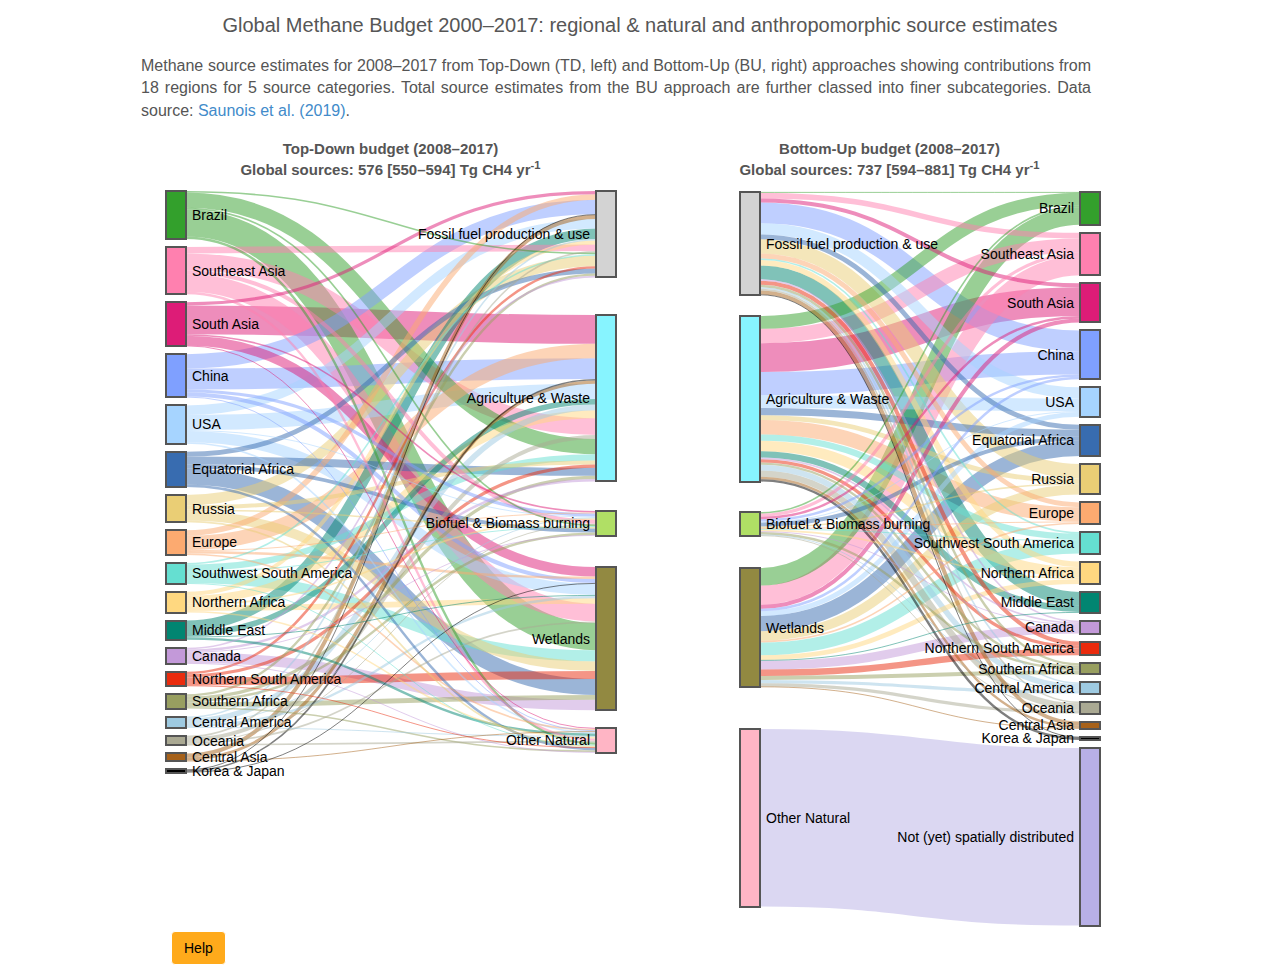
<file: index.html>
<!DOCTYPE html>
<html lang="en">
  <head>
      <meta charset="utf-8">
      <title id="titletag"></title>
      <link rel="stylesheet" href="src/style.css" type="text/css">
      <!--bootstrap 3.0.2 -->
      <link href="lib/bootstrap.css" rel="stylesheet">
      <link href="sticky-footer-navbar.css" rel="stylesheet">
  </head>


<title>Methane Budget</title>

<body>
  <div class="container">
    <!-- Begin page content -->
    <div class="col-md-12 headings">Global Methane Budget 2000&ndash;2017: regional & natural and anthropomorphic source estimates </div>
    <div class="row">
      <div id="infotext"></div>
    </div>

      <!-- http://foundation.zurb.com/forum/posts/990-determine-screen-size-media-query-using-javascript -->
      <div id="breakpoints"> 
        <div class="breakpoint-small" data-size="small"></div>
        <div class="breakpoint-medium" data-size="medium"></div>
        <div class="breakpoint-large" data-size="large"></div>
      </div>

      <div class="row">
        <div class="col-md-6" id="chart_TD">
          <div id="title_TD" class="title">Top-Down budget (2008&ndash;2017)</div>
          <div id="subtitle_TD" class="title">Global sources: 576 [550&ndash;594] Tg CH4 yr<sup>-1</sup></div>         
        </div>
        <div class="col-md-6" id="chart_BU">
          <div id="title_BU" class="title">Bottom-Up budget (2008&ndash;2017)</div>
          <div id="subtitle_BU" class="title">Global sources: 737 [594&ndash;881] Tg CH4 yr<sup>-1</sup></div>
        </div>
   </div>

     <div id="info_agree"></div>

      <div class="row">
        <div class="navbar-header">
          <button id="helpButton" class="btn btn-info" type="button">Help</button>
        </div>
      </div>

      <script type="text/javascript" src="lib/d3.v3.min.js"></script>
      <script type="text/javascript" src="lib/jquery-1.10.2.min.js"></script>
      <script type="text/javascript" src="lib/jquery.class.js"></script>
      <script type="text/javascript" src="lib/bootstrap.min.js"></script>      
      <script type="text/javascript" src="lib/Help.js"></script>      
      <script type="text/javascript" src="lib/sankey.js"></script>
      <script type="text/javascript" src="src/index.js"></script>
    </div><!-- /.container -->
</body>
</html>
</file>
<file: src/style.css>
body {
  padding-top: 10px;
  font-size: 16px;
  color: #555;
}

text, .container {
  font-family: "Ubuntu", sans-serif;
  width: 1000px !important;
}

.container {
  position: relative;
  margin-right: auto;
  margin-left: auto;
  padding-right: 15px;
  padding-left: 15px;
  border: 1px solid #fff;
}

.headings {
  font-size: 20px;
  padding-left: 0px;
  color: #565656;
  text-align: center;
}

.node rect {
  fill-opacity: 1.0;
  shape-rendering: crispEdges;
}

.node text {
  pointer-events: none;
  fill: #000;
}

.link {
  fill: none;
  stroke: #000;
  stroke-opacity: .5;
}

.link:hover {
  stroke-opacity: 1.0 !important;
}

div.tooltip {
  position: absolute;
  padding: 5px;
  text-align: left;
  font: 12px sans-serif;
  color: #000;
  background: #AAA;
  border-style: solid;
  border-width: 2px;
  border-color: #000;
  border-radius: 8px;
}

.nytg-sort li.selected {
  background: none repeat scroll 0 0 #e9e9e9;
  border-color: #aaa;
  box-shadow: 0 0 4px rgba(0, 0, 0, 0.2) inset;
  color: #555;
}

.nytg-sort li.enabled {    
  border-color: #808080;
  color: #595959;
}  

ul {
  list-style: outside none none;
  margin-top: 80px;
}

 .nytg-sort li {
  background: none repeat scroll 0 0 #f9f9f9;
  border-bottom: 1px solid #ccc;
  border-left: 1px solid #ccc;
  border-right: 1px solid #ccc;
  border-top: 1px solid #ccc;
  color: #999;
  cursor: pointer;
  float: left;
  font-size: 14px;
  margin: 0;
  padding: 10px 18px;
  border-radius: 4px 4px 4px 4px;
}

#infotext {
  position: relative;
  top: 15px;
  width: 950px;
  text-align: justify;
  font-size: 16px;
  color: #555;
}

.title {
  font-size: 16px;
  color: #555;
  font-weight: bold;
  text-align: center;
  font-size: 15px;
}
#title_TD {
  position: relative;
  top: 30px;
  left: 0px;
  text-align: center;
}

#subtitle_TD {
  position: relative;
  top: 29px;
  left: 0px;
  text-align: center;
}

#title_BU {
  position: relative;
  top: 30px;
  left: 0px;
  font-weight: bold;
  text-align: center;
}

#subtitle_BU {
  position: relative;
  top: 29px;
  left: 0px;
  font-weight: bold;
  text-align: center;
}
table, th, td {
  border: none;
  border-collapse: collapse;
  width: 1*, 1*, 2*;
}
th, td {
  padding: 2px;
  text-align: left;
}

#breakpoints {
  height:0px;

  div {
      width:1px;
      height:0px;
      visibility:hidden;

      &.breakpoint-small {
          display:block;
      }
      &.breakpoint-medium,
      &.breakpoint-large {
          display:none;
      }
  }
}

#div_logo {
position: relative;
top: -30px;
left: 10px;
font-size: 14px;
font-weight: bold;
width: 300px;
}



#info_agree {
  position: relative;
  top: -600px;
  left: 490px;
  text-align: justify;
}

#helpButton {
  position: absolute;
  margin: 0px 0 0 30px;
/*  left: 15px;
  top: 4px;*/
  background-color: #ffaa1b;
  border-color: #fff;
  color: #000;
  z-index: 200;
}
/*#buttonHelp {
  margin: 0px 0 0 30px;
  position: absolute;
  z-index: 200;
}*/
</file>
<file: sticky-footer-navbar.css>
/* Sticky footer styles
-------------------------------------------------- */

html,
body {
  height: 100%;
  /* The html and body elements cannot have any padding or margin. */
}

/* Wrapper for page content to push down footer */
#wrap {
  min-height: 100%;
  height: auto;
  /* Negative indent footer by its height */
  margin: 0 auto -60px;
  /* Pad bottom by footer height */
  padding: 0 0 60px;
}

/* Set the fixed height of the footer here */
#footer {
  height: 60px;
  background-color: #f5f5f5;
}


/* Custom page CSS
-------------------------------------------------- */
/* Not required for template or sticky footer method. */

#wrap > .container {
  padding: 60px 15px 0;
}
.container .credit {
  margin: 20px 0;
}

#footer > .container {
  padding-left: 15px;
  padding-right: 15px;
}

code {
  font-size: 80%;
}
</file>
